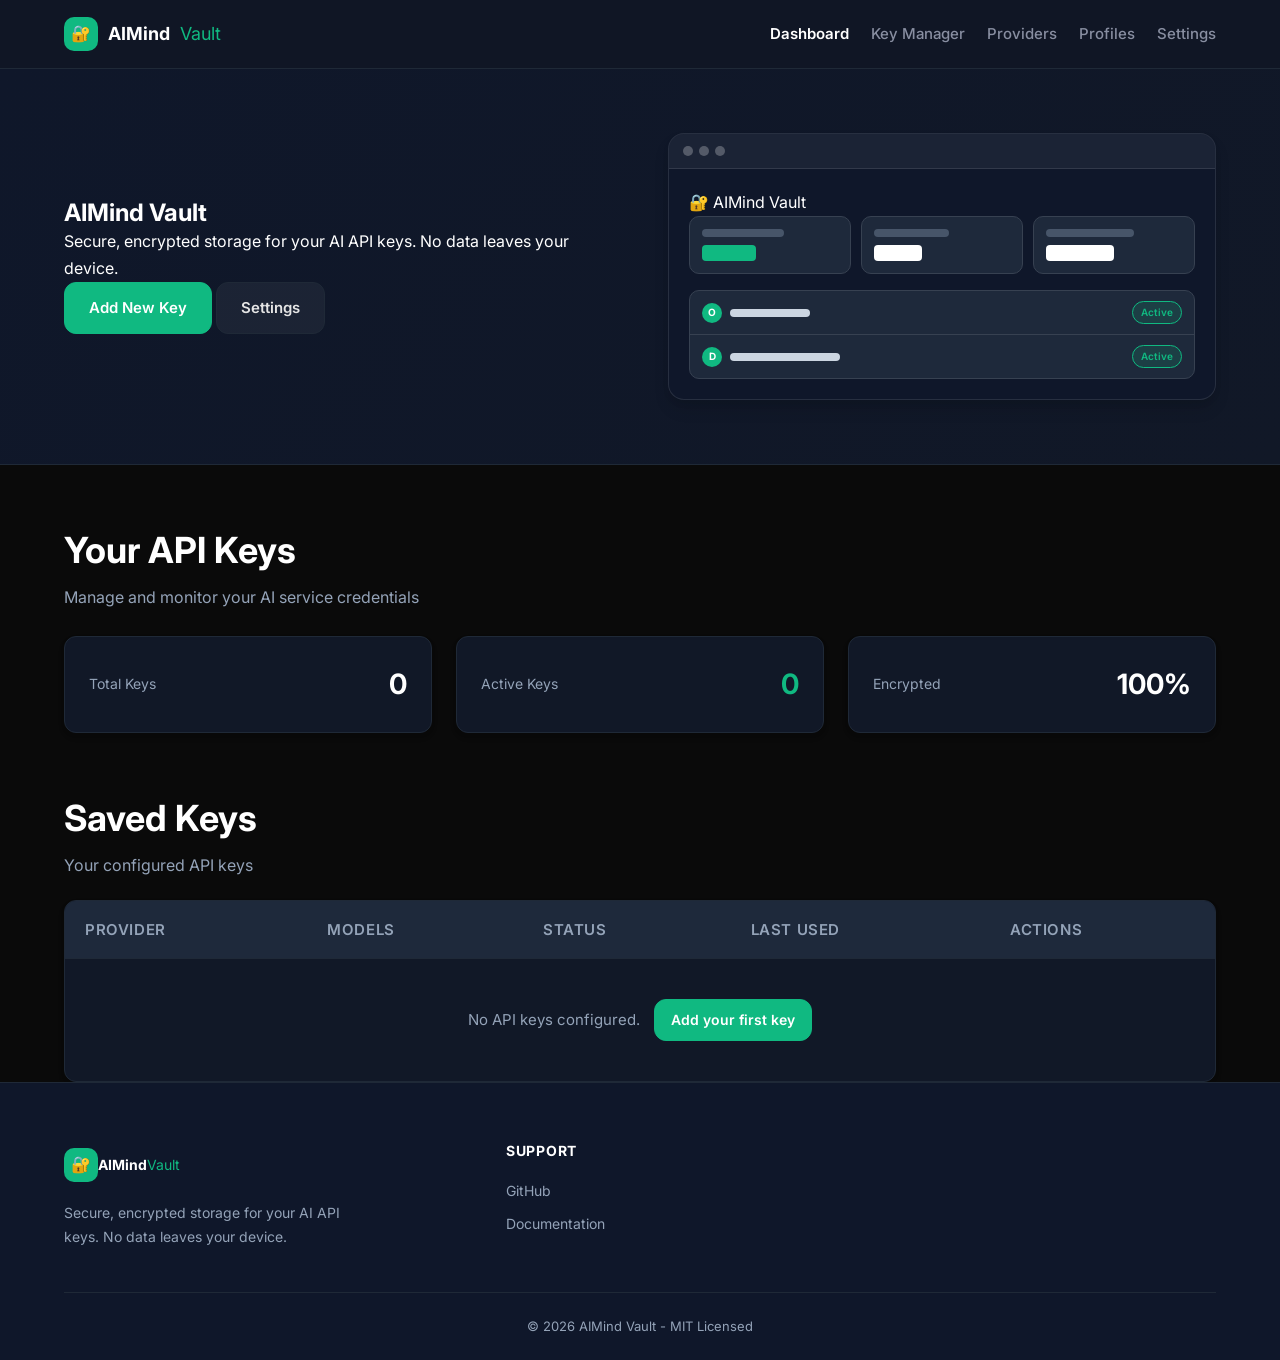
<file: index.html>
<!DOCTYPE html>
<html lang="en">
<head>
  <meta charset="UTF-8">
  <meta name="viewport" content="width=device-width, initial-scale=1.0">
  <title>AIMind Vault — AI API Key Manager</title>
  <meta name="description" content="Secure dashboard for managing your AI API keys across OpenAI, Anthropic, Google, DeepSeek and more.">
  <link rel="preconnect" href="https://fonts.googleapis.com">
  <link rel="preconnect" href="https://fonts.gstatic.com" crossorigin>
  <link href="https://fonts.googleapis.com/css2?family=Inter:wght@400;500;600;700;800&display=swap" rel="stylesheet">
  <link rel="stylesheet" href="assets/css/style.css">
  <link rel="icon" href="data:image/svg+xml,%3Csvg xmlns='http://www.w3.org/2000/svg' viewBox='0 0 100 100'%3E%3Ctext y='0.8em' font-size='90'%3E🔐%3C/text%3E%3C/svg%3E">
  <script type="application/ld+json">
  {"@context":"https://schema.org","@type":"WebApplication","name":"AIMind Vault","description":"Secure dashboard for managing your AI API keys","applicationCategory":"DeveloperApplication","operatingSystem":"Web","offers":{"@type":"Offer","price":"0","priceCurrency":"USD"}}
  </script>
</head>
<body>
  <header class="site-header">
    <div class="wrap header-inner">
      <a class="logo" href="index.html"><span class="logo-mark">🔐</span><span class="logo-text">AIMind</span><span class="logo-text2">Vault</span></a>
      <nav class="nav" aria-label="Main">
        <a href="index.html" class="active">Dashboard</a>
        <a href="key-manager.html">Key Manager</a>
        <a href="providers.html">Providers</a>
        <a href="profile.html">Profiles</a>
        <a href="settings.html">Settings</a>
      </nav>
      <button class="nav-toggle" aria-label="Menu" aria-expanded="false"><span></span><span></span><span></span></button>
    </div>
  </header>

  <main>
    <section class="t-hero" style="--acc:#10b981">
      <div class="wrap">
        <div class="t-hero-grid">
          <div class="t-hero-info">
            <h1>AIMind Vault</h1>
            <p class="t-hero-desc">Secure, encrypted storage for your AI API keys. No data leaves your device.</p>
            <div class="t-hero-actions">
              <a class="btn btn-primary" href="key-manager.html">Add New Key</a>
              <a class="btn btn-ghost" href="settings.html">Settings</a>
            </div>
          </div>
          <div class="t-hero-card">
            <div class="mock-browser"><span></span><span></span><span></span></div>
            <div class="mock-body" style="padding:20px">
              <div class="mock-brand">🔐 AIMind Vault</div>
              <div style="display:grid;grid-template-columns:repeat(3,1fr);gap:10px;margin-bottom:16px">
                <div style="background:#1e293b;border:1px solid #374151;border-radius:10px;padding:12px">
                  <div style="height:8px;width:60%;background:#475569;border-radius:4px;margin-bottom:8px"></div>
                  <div style="height:16px;width:40%;background:#10b981;border-radius:4px"></div>
                </div>
                <div style="background:#1e293b;border:1px solid #374151;border-radius:10px;padding:12px">
                  <div style="height:8px;width:55%;background:#475569;border-radius:4px;margin-bottom:8px"></div>
                  <div style="height:16px;width:35%;background:#fff;border-radius:4px"></div>
                </div>
                <div style="background:#1e293b;border:1px solid #374151;border-radius:10px;padding:12px">
                  <div style="height:8px;width:65%;background:#475569;border-radius:4px;margin-bottom:8px"></div>
                  <div style="height:16px;width:50%;background:#fff;border-radius:4px"></div>
                </div>
              </div>
              <div style="background:#1e293b;border:1px solid #374151;border-radius:10px;overflow:hidden">
                <div style="display:flex;align-items:center;gap:8px;padding:10px 12px;border-bottom:1px solid #374151">
                  <span style="width:20px;height:20px;border-radius:50%;background:#10b981;display:inline-grid;place-items:center;color:#fff;font-size:10px;font-weight:700">O</span>
                  <span style="height:8px;width:80px;background:#cbd5e1;border-radius:4px"></span>
                  <span style="margin-left:auto;background:rgba(16,185,129,.15);color:#10b981;border:1px solid #10b981;border-radius:999px;padding:2px 8px;font-size:10px;font-weight:600">Active</span>
                </div>
                <div style="display:flex;align-items:center;gap:8px;padding:10px 12px">
                  <span style="width:20px;height:20px;border-radius:50%;background:#10b981;display:inline-grid;place-items:center;color:#fff;font-size:10px;font-weight:700">D</span>
                  <span style="height:8px;width:110px;background:#cbd5e1;border-radius:4px"></span>
                  <span style="margin-left:auto;background:rgba(16,185,129,.15);color:#10b981;border:1px solid #10b981;border-radius:999px;padding:2px 8px;font-size:10px;font-weight:600">Active</span>
                </div>
              </div>
            </div>
          </div>
        </div>
      </div>
    </section>

    <section class="wrap">
      <div class="section-head"><h2>Your API Keys</h2><p>Manage and monitor your AI service credentials</p></div>
      <div class="kpi-grid">
        <div class="kpi-card">
          <div class="kpi-header">
            <span class="kpi-label">Total Keys</span>
            <span class="kpi-value" id="total-keys">3</span>
          </div>
        </div>
        <div class="kpi-card">
          <div class="kpi-header">
            <span class="kpi-label">Active Keys</span>
            <span class="kpi-value success">2</span>
          </div>
        </div>
        <div class="kpi-card">
          <div class="kpi-header">
            <span class="kpi-label">Encrypted</span>
            <span class="kpi-value">100%</span>
          </div>
        </div>
      </div>
    </section>

    <section class="wrap">
      <div class="section-head"><h2>Saved Keys</h2><p>Your configured API keys</p></div>
      <div class="table-scroll">
        <table class="key-table">
          <thead>
            <tr>
              <th>Provider</th>
              <th>Models</th>
              <th>Status</th>
              <th>Last Used</th>
              <th>Actions</th>
            </tr>
          </thead>
          <tbody id="keys-table-body">
            <tr>
              <td colspan="5" style="text-align:center;padding:40px;color:#94a3b8">
                Loading keys...
              </td>
            </tr>
          </tbody>
        </table>
      </div>
    </section>
  </main>

  <footer class="site-footer">
    <div class="wrap">
      <div class="footer-grid">
        <div class="footer-brand">
          <a class="logo" href="index.html"><span class="logo-mark">🔐</span><span class="logo-text">AIMind</span><span class="logo-text2">Vault</span></a>
          <p>Secure, encrypted storage for your AI API keys. No data leaves your device.</p>
        </div>
        <div>
          <h3>Support</h3>
          <a href="https://github.com/mohsen-niksirat/AIMind-Vault" target="_blank">GitHub</a>
          <a href="https://github.com/mohsen-niksirat/AIMind-Vault#readme">Documentation</a>
        </div>
      </div>
      <div class="footer-bottom">
        <p>© <span data-year></span> AIMind Vault - MIT Licensed</p>
      </div>
    </div>
  </footer>

  <script src="assets/js/vault.js"></script>
</body>
</html>
</file>
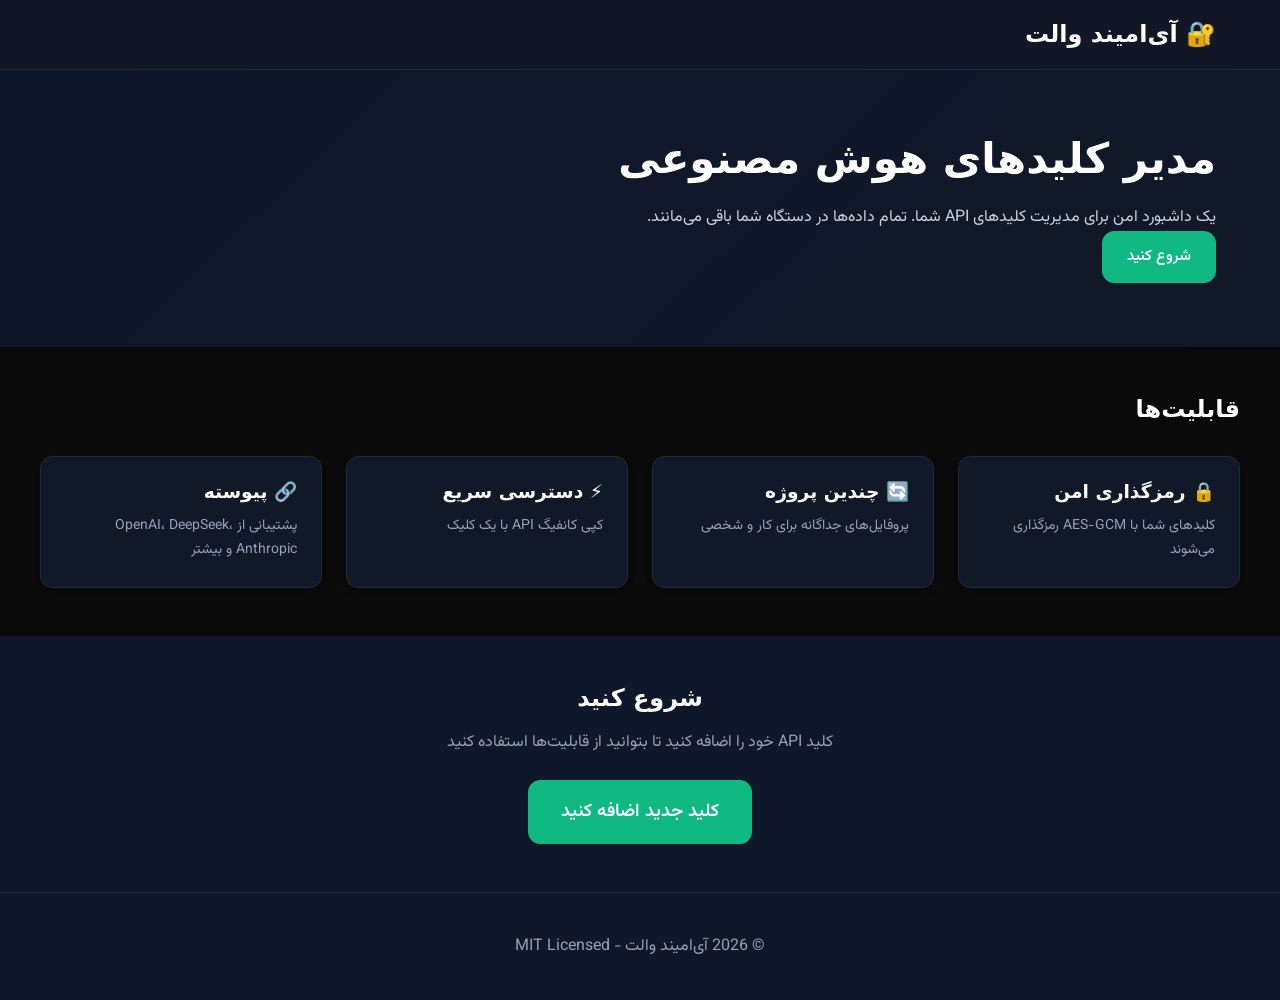
<file: fa.html>
<!DOCTYPE html>
<html lang="fa" dir="rtl">
<head>
  <meta charset="UTF-8">
  <meta name="viewport" content="width=device-width, initial-scale=1.0">
  <title>آی‌امیند والت</title>
  <meta name="description" content="مدیر کلیدهای هوش مصنوعی رایگان و امن">
  <link rel="preconnect" href="https://fonts.googleapis.com">
  <link rel="preconnect" href="https://fonts.gstatic.com" crossorigin>
  <link href="https://fonts.googleapis.com/css2?family=Vazirmatn:wght@400;500;600;700;800&display=swap" rel="stylesheet">
  <link rel="stylesheet" href="assets/css/style.css">
  <link rel="icon" href="data:image/svg+xml,%3Csvg xmlns='http://www.w3.org/2000/svg' viewBox='0 0 100 100'%3E%3Ctext y='0.8em' font-size='90'%3E🔐%3C/text%3E%3C/svg%3E">
  <style>
    :root{--bg:#0a0a0a;--surface:#111827;--ink:#e5e5e5;--muted:#888ea1;--line:#1f2937;--brand:#10b981;--brand-2:#059669;--brand-ink:#047857;--radius:12px;--shadow:0 4px 6px rgba(0,0,0,.1);--shadow-lg:0 10px 15px rgba(0,0,0,.1)}
    *{box-sizing:border-box;margin:0;padding:0}
    html{scroll-behavior:smooth;text-align:right}
    body{font-family:'Vazirmatn','IranSans','Tahoma',sans-serif;background:var(--bg);color:var(--ink);line-height:1.7}
    .wrap{max-width:1200px;margin:0 auto;padding:0 24px}
    .hero{background:linear-gradient(135deg,#0f172a,#111827);color:#fff;padding:64px 0;text-align:right}
    .hero h1{font-size:clamp(28px,4vw,42px);margin-bottom:20px}
    .hero p{color:#cdd4e1}
    .btn{display:inline-flex;align-items:center;gap:8px;font-weight:600;padding:12px 24px;border-radius:12px;border:1px solid transparent;cursor:pointer;transition:.22s}
    .btn-primary{background:var(--brand);color:#fff;border-color:var(--brand)}
    .features{display:grid;grid-template-columns:repeat(auto-fit,minmax(280px,1fr));gap:24px;margin-top:24px}
    .feature-card{background:var(--surface);border:1px solid var(--line);border-radius:12px;padding:24px;box-shadow:var(--shadow)}
    .feature-card h3{margin:0 0 12px;color:#fff}
    .feature-card p{color:#94a3b8;font-size:14px}
  </style>
</head>
<body>
  <header style="background:rgba(17,24,39,.95);padding:20px 0;border-bottom:1px solid var(--line)">
    <div class="wrap">
      <h1 style="margin:0;font-size:24px;font-weight:700;color:#fff">🔐 آی‌امیند والت</h1>
    </div>
  </header>

  <main>
    <section class="hero">
      <div class="wrap">
        <h1>مدیر کلیدهای هوش مصنوعی</h1>
        <p>یک داشبورد امن برای مدیریت کلیدهای API شما. تمام داده‌ها در دستگاه شما باقی می‌مانند.</p>
        <a href="index.html" class="btn btn-primary">شروع کنید</a>
      </div>
    </section>

    <section class="wrap" style="padding:48px 0">
      <h2 style="text-align:right;margin-bottom:32px;color:#fff">قابلیت‌ها</h2>
      <div class="features">
        <div class="feature-card">
          <h3>🔒 رمزگذاری امن</h3>
          <p>کلیدهای شما با AES-GCM رمزگذاری می‌شوند</p>
        </div>
        <div class="feature-card">
          <h3>🔄 چندین پروژه</h3>
          <p>پروفایل‌های جداگانه برای کار و شخصی</p>
        </div>
        <div class="feature-card">
          <h3>⚡ دسترسی سریع</h5>
          <p>کپی کانفیگ API با یک کلیک</p>
        </div>
        <div class="feature-card">
          <h3>🔗 پیوسته</h3>
          <p>پشتیبانی از OpenAI، DeepSeek، Anthropic و بیشتر</p>
        </div>
      </div>
    </section>

    <section style="background:#0f172a;color:#fff;padding:48px 0;text-align:center">
      <div class="wrap">
        <h2 style="margin-bottom:16px">شروع کنید</h2>
        <p style="color:#94a3b8;margin-bottom:24px">کلید API خود را اضافه کنید تا بتوانید از قابلیت‌ها استفاده کنید</p>
        <a href="key-manager.html" class="btn btn-primary" style="font-size:18px;padding:16px 32px">کلید جدید اضافه کنید</a>
      </div>
    </section>
  </main>

  <footer style="background:#0f172a;color:#94a3b8;padding:40px 0;border-top:1px solid var(--line);text-align:center">
    <div class="wrap">
      <p>© <span data-year></span> آی‌امیند والت - MIT Licensed</p>
    </div>
  </footer>

  <script src="assets/js/vault.js"></script>
</body>
</html>
</file>
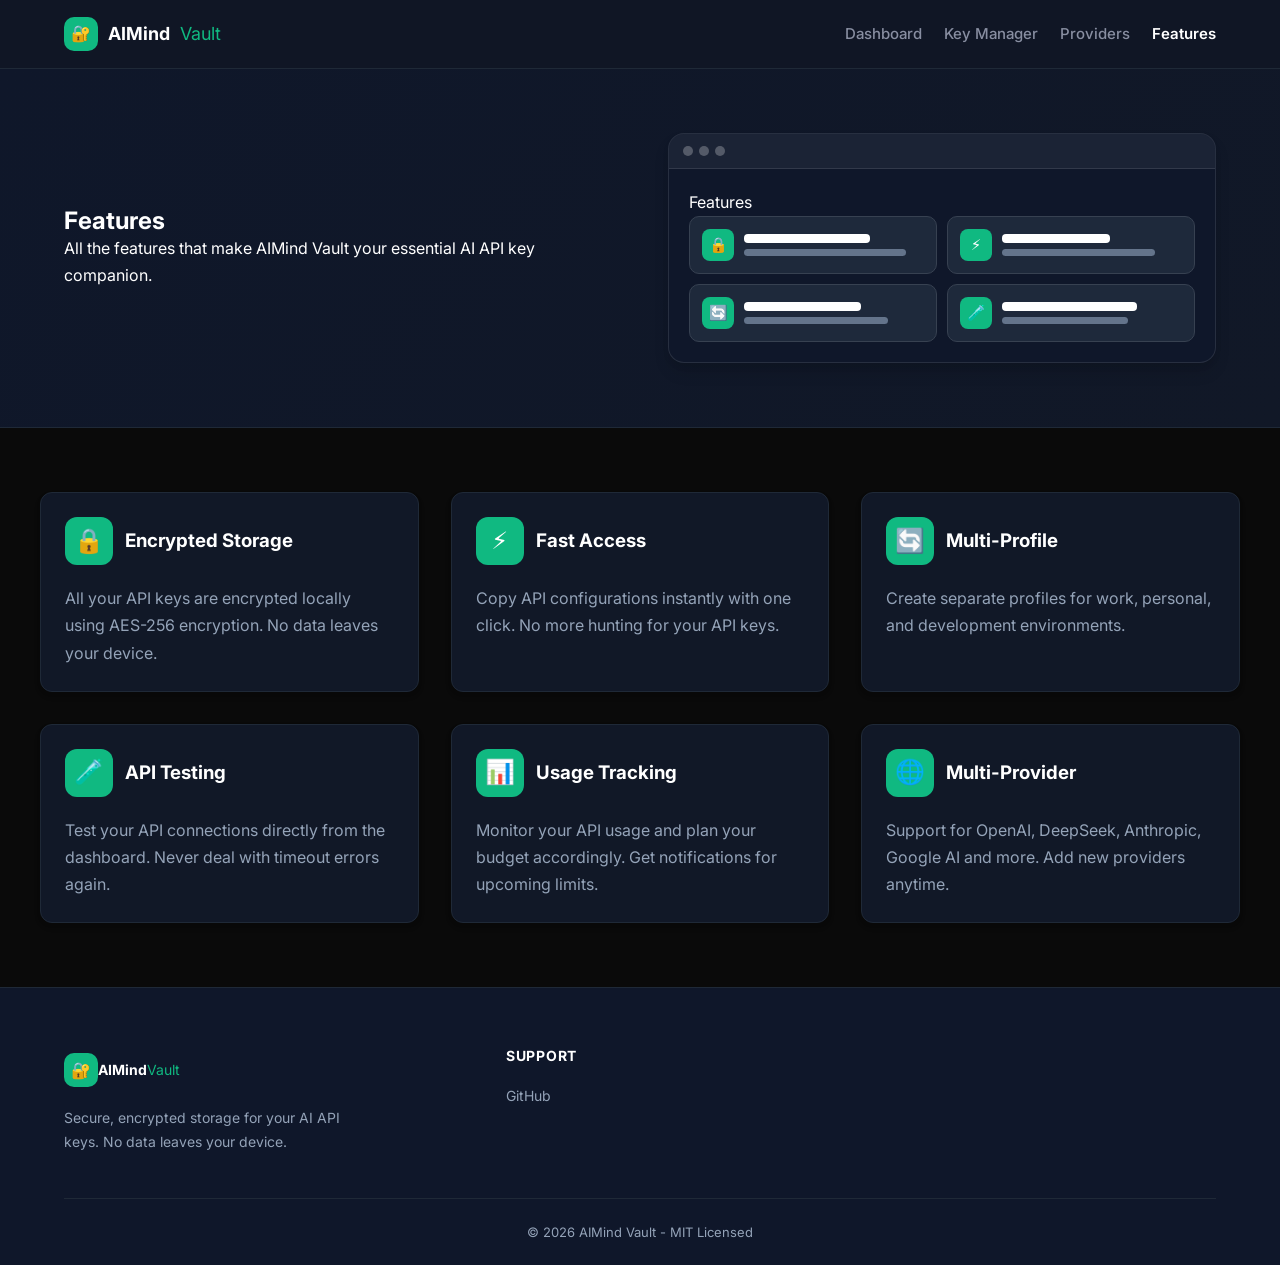
<file: features.html>
<!DOCTYPE html>
<html lang="en">
<head>
  <meta charset="UTF-8">
  <meta name="viewport" content="width=device-width, initial-scale=1.0">
  <title>Features - AIMind Vault</title>
  <meta name="description" content="Discover the features of AIMind Vault">
  <link rel="preconnect" href="https://fonts.googleapis.com">
  <link rel="preconnect" href="https://fonts.gstatic.com" crossorigin>
  <link href="https://fonts.googleapis.com/css2?family=Inter:wght@400;500;600;700;800&display=swap" rel="stylesheet">
  <link rel="stylesheet" href="assets/css/style.css">
  <link rel="icon" href="data:image/svg+xml,%3Csvg xmlns='http://www.w3.org/2000/svg' viewBox='0 0 100 100'%3E%3Ctext y='0.8em' font-size='90'%3E🔐%3C/text%3E%3C/svg%3E">
</head>
<body>
  <header class="site-header">
    <div class="wrap header-inner">
      <a class="logo" href="index.html"><span class="logo-mark">🔐</span><span class="logo-text">AIMind</span><span class="logo-text2">Vault</span></a>
      <nav class="nav" aria-label="Main">
        <a href="index.html">Dashboard</a>
        <a href="key-manager.html">Key Manager</a>
        <a href="providers.html">Providers</a>
        <a href="features.html" class="active">Features</a>
      </nav>
      <button class="nav-toggle" aria-label="Menu" aria-expanded="false"><span></span><span></span><span></span></button>
    </div>
  </header>

  <main>
    <section class="t-hero" style="--acc:#10b981">
      <div class="wrap">
        <div class="t-hero-grid">
          <div class="t-hero-info">
            <h1>Features</h1>
            <p class="t-hero-desc">All the features that make AIMind Vault your essential AI API key companion.</p>
          </div>
          <div class="t-hero-card">
            <div class="mock-browser"><span></span><span></span><span></span></div>
            <div class="mock-body" style="padding:20px">
              <div class="mock-brand">Features</div>
              <div style="display:grid;grid-template-columns:repeat(2,1fr);gap:10px">
                <div style="display:flex;align-items:center;gap:10px;background:#1e293b;border:1px solid #374151;border-radius:10px;padding:12px">
                  <span style="width:32px;height:32px;border-radius:8px;background:#10b981;display:inline-grid;place-items:center;font-size:15px">🔒</span>
                  <div style="flex:1"><div style="height:9px;width:70%;background:#fff;border-radius:4px;margin-bottom:6px"></div><div style="height:7px;width:90%;background:#64748b;border-radius:4px"></div></div>
                </div>
                <div style="display:flex;align-items:center;gap:10px;background:#1e293b;border:1px solid #374151;border-radius:10px;padding:12px">
                  <span style="width:32px;height:32px;border-radius:8px;background:#10b981;display:inline-grid;place-items:center;font-size:15px">⚡</span>
                  <div style="flex:1"><div style="height:9px;width:60%;background:#fff;border-radius:4px;margin-bottom:6px"></div><div style="height:7px;width:85%;background:#64748b;border-radius:4px"></div></div>
                </div>
                <div style="display:flex;align-items:center;gap:10px;background:#1e293b;border:1px solid #374151;border-radius:10px;padding:12px">
                  <span style="width:32px;height:32px;border-radius:8px;background:#10b981;display:inline-grid;place-items:center;font-size:15px">🔄</span>
                  <div style="flex:1"><div style="height:9px;width:65%;background:#fff;border-radius:4px;margin-bottom:6px"></div><div style="height:7px;width:80%;background:#64748b;border-radius:4px"></div></div>
                </div>
                <div style="display:flex;align-items:center;gap:10px;background:#1e293b;border:1px solid #374151;border-radius:10px;padding:12px">
                  <span style="width:32px;height:32px;border-radius:8px;background:#10b981;display:inline-grid;place-items:center;font-size:15px">🧪</span>
                  <div style="flex:1"><div style="height:9px;width:75%;background:#fff;border-radius:4px;margin-bottom:6px"></div><div style="height:7px;width:70%;background:#64748b;border-radius:4px"></div></div>
                </div>
              </div>
            </div>
          </div>
        </div>
      </div>
    </section>

    <section class="wrap" style="padding:64px 0">
      <div style="display:grid;grid-template-columns:repeat(auto-fit,minmax(300px,1fr));gap:32px">
        
        <div style="background:var(--surface);border:1px solid var(--line);border-radius:12px;padding:24px;box-shadow:var(--shadow)">
          <div style="display:flex;align-items:center;gap:12px;margin-bottom:20px">
            <div style="width:48px;height:48px;border-radius:12px;background:var(--brand);display:flex;align-items:center;justify-content:center;color:#fff;font-size:24px;">🔒</div>
            <h3 style="margin:0;color:#fff">Encrypted Storage</h3>
          </div>
          <p style="color:#94a3b8">All your API keys are encrypted locally using AES-256 encryption. No data leaves your device.</p>
        </div>

        <div style="background:var(--surface);border:1px solid var(--line);border-radius:12px;padding:24px;box-shadow:var(--shadow)">
          <div style="display:flex;align-items:center;gap:12px;margin-bottom:20px">
            <div style="width:48px;height:48px;border-radius:12px;background:var(--brand);display:flex;align-items:center;justify-content:center;color:#fff;font-size:24px;">⚡</div>
            <h3 style="margin:0;color:#fff">Fast Access</h3>
          </div>
          <p style="color:#94a3b8">Copy API configurations instantly with one click. No more hunting for your API keys.</p>
        </div>

        <div style="background:var(--surface);border:1px solid var(--line);border-radius:12px;padding:24px;box-shadow:var(--shadow)">
          <div style="display:flex;align-items:center;gap:12px;margin-bottom:20px">
            <div style="width:48px;height:48px;border-radius:12px;background:var(--brand);display:flex;align-items:center;justify-content:center;color:#fff;font-size:24px;">🔄</div>
            <h3 style="margin:0;color:#fff">Multi-Profile</h3>
          </div>
          <p style="color:#94a3b8">Create separate profiles for work, personal, and development environments.</p>
        </div>

        <div style="background:var(--surface);border:1px solid var(--line);border-radius:12px;padding:24px;box-shadow:var(--shadow)">
          <div style="display:flex;align-items:center;gap:12px;margin-bottom:20px">
            <div style="width:48px;height:48px;border-radius:12px;background:var(--brand);display:flex;align-items:center;justify-content:center;color:#fff;font-size:24px;">🧪</div>
            <h3 style="margin:0;color:#fff">API Testing</h3>
          </div>
          <p style="color:#94a3b8">Test your API connections directly from the dashboard. Never deal with timeout errors again.</p>
        </div>

        <div style="background:var(--surface);border:1px solid var(--line);border-radius:12px;padding:24px;box-shadow:var(--shadow)">
          <div style="display:flex;align-items:center;gap:12px;margin-bottom:20px">
            <div style="width:48px;height:48px;border-radius:12px;background:var(--brand);display:flex;align-items:center;justify-content:center;color:#fff;font-size:24px;">📊</div>
            <h3 style="margin:0;color:#fff">Usage Tracking</h3>
          </div>
          <p style="color:#94a3b8">Monitor your API usage and plan your budget accordingly. Get notifications for upcoming limits.</p>
        </div>

        <div style="background:var(--surface);border:1px solid var(--line);border-radius:12px;padding:24px;box-shadow:var(--shadow)">
          <div style="display:flex;align-items:center;gap:12px;margin-bottom:20px">
            <div style="width:48px;height:48px;border-radius:12px;background:var(--brand);display:flex;align-items:center;justify-content:center;color:#fff;font-size:24px;">🌐</div>
            <h3 style="margin:0;color:#fff">Multi-Provider</h3>
          </div>
          <p style="color:#94a3b8">Support for OpenAI, DeepSeek, Anthropic, Google AI and more. Add new providers anytime.</p>
        </div>

      </div>
    </section>
  </main>

  <footer class="site-footer">
    <div class="wrap">
      <div class="footer-grid">
        <div class="footer-brand">
          <a class="logo" href="index.html"><span class="logo-mark">🔐</span><span class="logo-text">AIMind</span><span class="logo-text2">Vault</span></a>
          <p>Secure, encrypted storage for your AI API keys. No data leaves your device.</p>
        </div>
        <div>
          <h3>Support</h3>
          <a href="https://github.com/mohsen-niksirat/AIMind-Vault" target="_blank">GitHub</a>
        </div>
      </div>
      <div class="footer-bottom">
        <p>© <span data-year></span> AIMind Vault - MIT Licensed</p>
      </div>
    </div>
  </footer>

  <script src="assets/js/vault.js"></script>
</body>
</html>
</file>
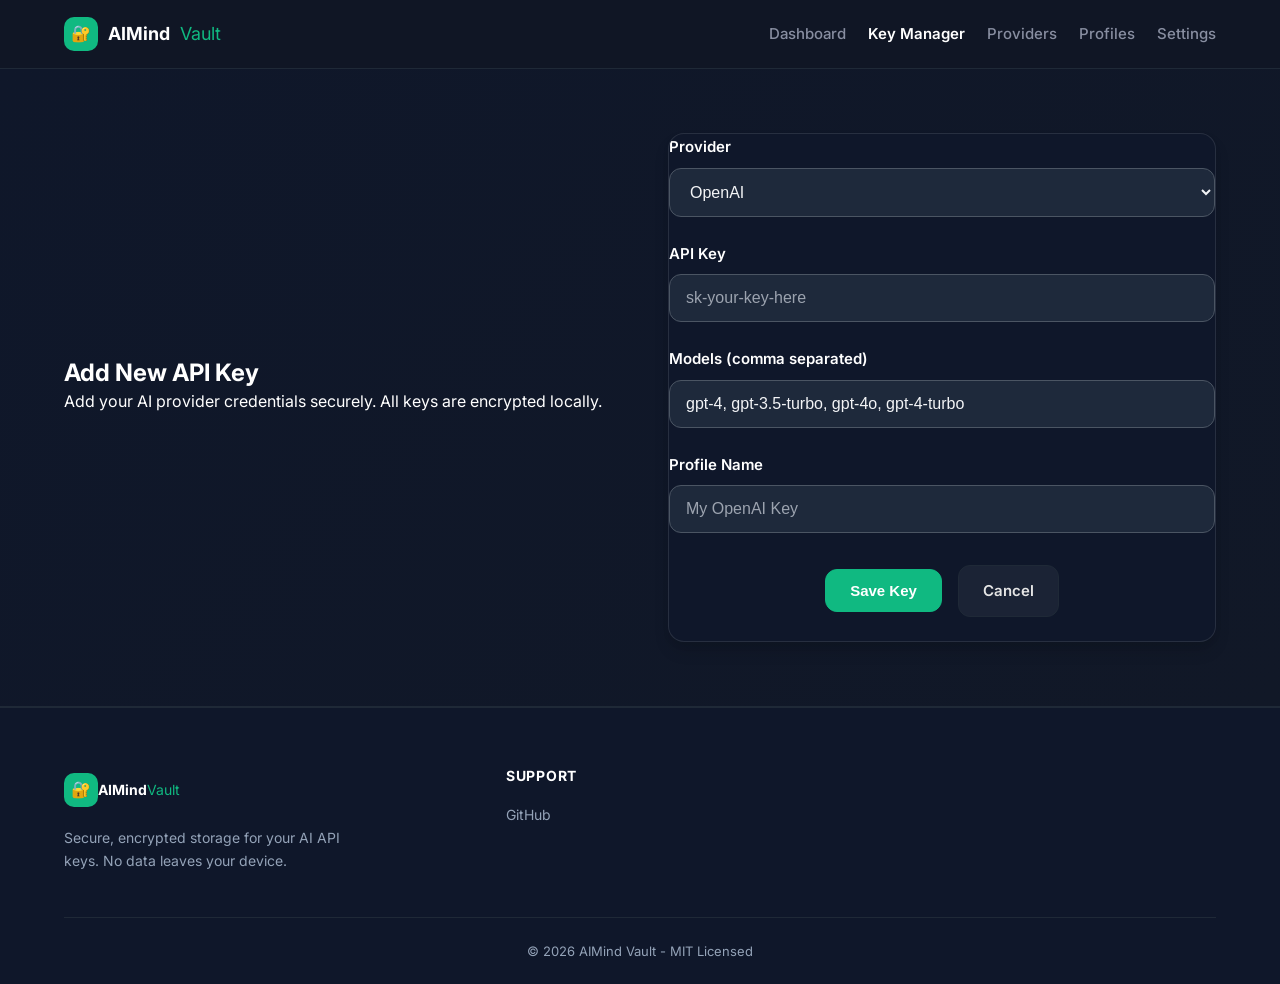
<file: key-manager.html>
<!DOCTYPE html>
<html lang="en">
<head>
  <meta charset="UTF-8">
  <meta name="viewport" content="width=device-width, initial-scale=1.0">
  <title>Add API Key - AIMind Vault</title>
  <meta name="description" content="Add and manage your AI API keys securely">
  <link rel="preconnect" href="https://fonts.googleapis.com">
  <link rel="preconnect" href="https://fonts.gstatic.com" crossorigin>
  <link href="https://fonts.googleapis.com/css2?family=Inter:wght@400;500;600;700;800&display=swap" rel="stylesheet">
  <link rel="stylesheet" href="assets/css/style.css">
  <link rel="icon" href="data:image/svg+xml,%3Csvg xmlns='http://www.w3.org/2000/svg' viewBox='0 0 100 100'%3E%3Ctext y='0.8em' font-size='90'%3E🔐%3C/text%3E%3C/svg%3E">
</head>
<body>
  <header class="site-header">
    <div class="wrap header-inner">
      <a class="logo" href="index.html"><span class="logo-mark">🔐</span><span class="logo-text">AIMind</span><span class="logo-text2">Vault</span></a>
      <nav class="nav" aria-label="Main">
        <a href="index.html">Dashboard</a>
        <a href="key-manager.html" class="active">Key Manager</a>
        <a href="providers.html">Providers</a>
        <a href="profile.html">Profiles</a>
        <a href="settings.html">Settings</a>
      </nav>
      <button class="nav-toggle" aria-label="Menu" aria-expanded="false"><span></span><span></span><span></span></button>
    </div>
  </header>

  <main>
    <section class="t-hero" style="--acc:#10b981">
      <div class="wrap">
        <div class="t-hero-grid">
          <div class="t-hero-info">
            <h1>Add New API Key</h1>
            <p class="t-hero-desc">Add your AI provider credentials securely. All keys are encrypted locally.</p>
          </div>
          <div class="t-hero-card">
            <form id="key-form" class="form-section">
              <div class="form-group">
                <label for="provider">Provider</label>
                <select id="provider" name="provider"></select>
              </div>

              <div class="form-group">
                <label for="api-key">API Key</label>
                <input type="password" id="api-key" name="apiKey" placeholder="sk-your-key-here" required>
              </div>

              <div class="form-group">
                <label for="models">Models (comma separated)</label>
                <input type="text" id="models" name="models" placeholder="gpt-4, gpt-3.5-turbo" required>
              </div>

              <div class="form-group">
                <label for="name">Profile Name</label>
                <input type="text" id="name" name="name" placeholder="My OpenAI Key">
              </div>

              <div class="form-group" style="margin-top:32px;text-align:center">
                <button type="submit" class="btn btn-primary">Save Key</button>
                <a href="index.html" class="btn btn-ghost" style="margin-left:12px">Cancel</a>
              </div>
            </form>
          </div>
        </div>
      </div>
    </section>
  </main>

  <footer class="site-footer">
    <div class="wrap">
      <div class="footer-grid">
        <div class="footer-brand">
          <a class="logo" href="index.html"><span class="logo-mark">🔐</span><span class="logo-text">AIMind</span><span class="logo-text2">Vault</span></a>
          <p>Secure, encrypted storage for your AI API keys. No data leaves your device.</p>
        </div>
        <div>
          <h3>Support</h3>
          <a href="https://github.com/mohsen-niksirat/AIMind-Vault" target="_blank">GitHub</a>
        </div>
      </div>
      <div class="footer-bottom">
        <p>© <span data-year></span> AIMind Vault - MIT Licensed</p>
      </div>
    </div>
  </footer>

  <script src="assets/js/vault.js"></script>
  <script>
    document.addEventListener('DOMContentLoaded', () => {
      const providerSelect = document.getElementById('provider');
      const modelsInput = document.getElementById('models');
      const apiKeyInput = document.getElementById('api-key');

      function loadProvidersIntoForm() {
        const options = vault.getProviderOptionsForForm();
        providerSelect.innerHTML = options.map(o =>
          `<option value="${o.id}" data-type="${o.type}">${o.name}</option>`
        ).join('');

        const first = options[0];
        if (first) {
          modelsInput.value = first.models.join(', ');
          apiKeyInput.required = first.type !== 'free';
        }
      }

      providerSelect.addEventListener('change', () => {
        const opt = providerSelect.options[providerSelect.selectedIndex];
        const provider = vault.getProviderConfig(opt.value);
        modelsInput.value = (provider.models || []).join(', ');
        apiKeyInput.required = opt.dataset.type !== 'free';
        apiKeyInput.placeholder = opt.dataset.type === 'free'
          ? 'No key required — leave empty'
          : 'sk-your-key-here';
      });

      loadProvidersIntoForm();

      // Preselect provider from URL (?provider=openai)
      const params = new URLSearchParams(window.location.search);
      if (params.get('provider')) {
        providerSelect.value = params.get('provider');
        providerSelect.dispatchEvent(new Event('change'));
      }

      document.getElementById('key-form').addEventListener('submit', function(e) {
        e.preventDefault();
        const data = new FormData(this);
        const selected = providerSelect.options[providerSelect.selectedIndex];
        vault.addKey({
          providerId: data.get('provider'),
          apiKey: data.get('apiKey'),
          models: data.get('models'),
          name: data.get('name') || `${selected.textContent} Key`
        });
      });
    });
  </script>
</body>
</html>
</file>
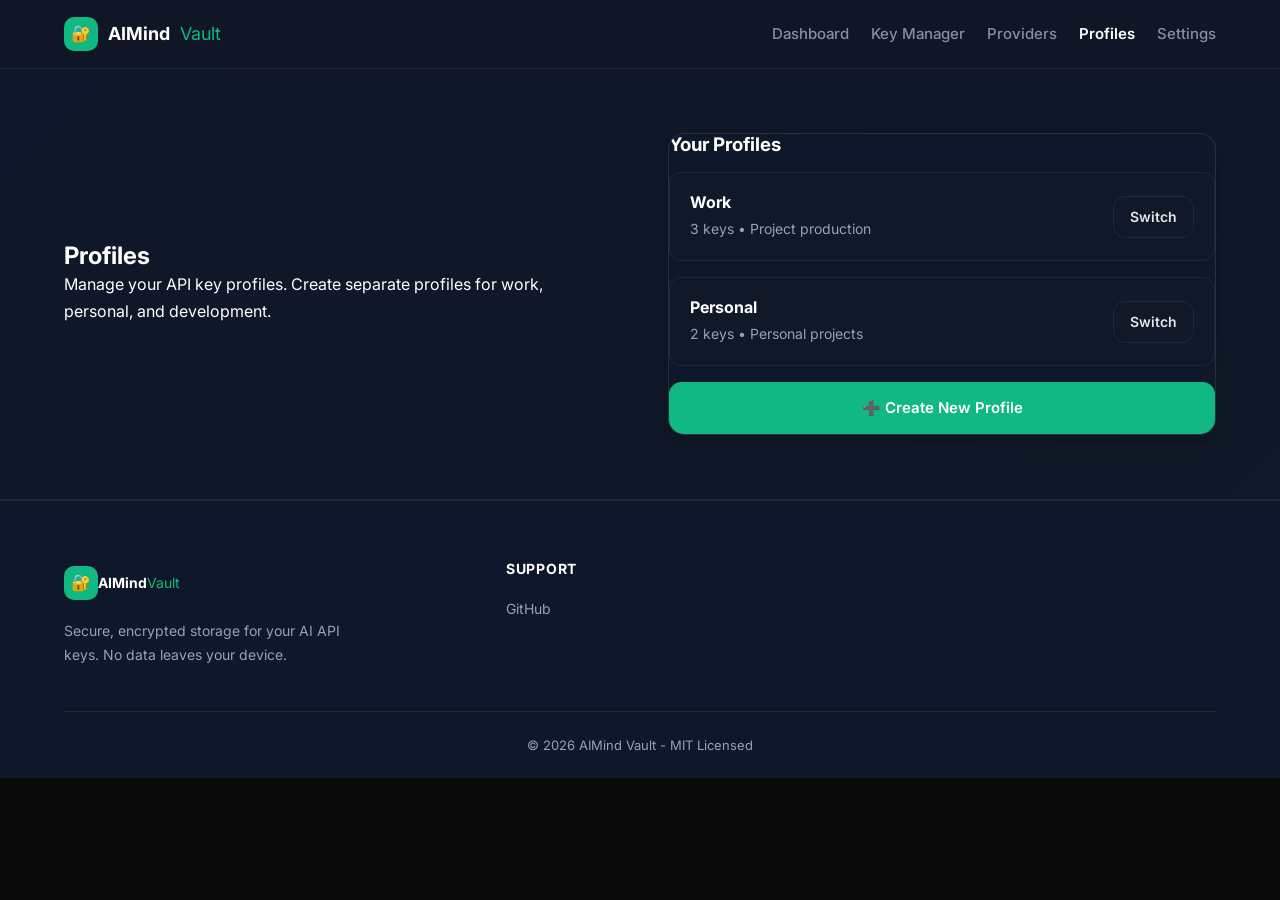
<file: profile.html>
<!DOCTYPE html>
<html lang="en">
<head>
  <meta charset="UTF-8">
  <meta name="viewport" content="width=device-width, initial-scale=1.0">
  <title>Profiles - AIMind Vault</title>
  <meta name="description" content="Manage your API key profiles">
  <link rel="preconnect" href="https://fonts.googleapis.com">
  <link rel="preconnect" href="https://fonts.gstatic.com" crossorigin>
  <link href="https://fonts.googleapis.com/css2?family=Inter:wght@400;500;600;700;800&display=swap" rel="stylesheet">
  <link rel="stylesheet" href="assets/css/style.css">
  <link rel="icon" href="data:image/svg+xml,%3Csvg xmlns='http://www.w3.org/2000/svg' viewBox='0 0 100 100'%3E%3Ctext y='0.8em' font-size='90'%3E🔐%3C/text%3E%3C/svg%3E">
</head>
<body>
  <header class="site-header">
    <div class="wrap header-inner">
      <a class="logo" href="index.html"><span class="logo-mark">🔐</span><span class="logo-text">AIMind</span><span class="logo-text2">Vault</span></a>
      <nav class="nav" aria-label="Main">
        <a href="index.html">Dashboard</a>
        <a href="key-manager.html">Key Manager</a>
        <a href="providers.html">Providers</a>
        <a href="profile.html" class="active">Profiles</a>
        <a href="settings.html">Settings</a>
      </nav>
      <button class="nav-toggle" aria-label="Menu" aria-expanded="false"><span></span><span></span><span></span></button>
    </div>
  </header>

  <main>
    <section class="t-hero" style="--acc:#10b981">
      <div class="wrap">
        <div class="t-hero-grid">
          <div class="t-hero-info">
            <h1>Profiles</h1>
            <p class="t-hero-desc">Manage your API key profiles. Create separate profiles for work, personal, and development.</p>
          </div>
          <div class="t-hero-card">
            <div class="form-section">
              <h3 style="margin-bottom:16px;color:#fff">Your Profiles</h3>

              <div class="prof-card" style="background:var(--surface);border:1px solid var(--line);border-radius:12px;padding:20px;margin-bottom:16px">
                <div style="display:flex;justify-content:space-between;align-items:center;flex-wrap:wrap;gap:12px">
                  <div>
                    <h4 style="margin:0;color:#fff">Work</h4>
                    <p style="color:#94a3b8;font-size:14px;margin:4px 0 0">3 keys • Project production</p>
                  </div>
                  <div style="display:flex;gap:8px">
                    <a href="#" class="btn btn-sm btn-outline">Switch</a>
                  </div>
                </div>
              </div>

              <div class="prof-card" style="background:var(--surface);border:1px solid var(--line);border-radius:12px;padding:20px;margin-bottom:16px">
                <div style="display:flex;justify-content:space-between;align-items:center;flex-wrap:wrap;gap:12px">
                  <div>
                    <h4 style="margin:0;color:#fff">Personal</h4>
                    <p style="color:#94a3b8;font-size:14px;margin:4px 0 0">2 keys • Personal projects</p>
                  </div>
                  <div style="display:flex;gap:8px">
                    <a href="#" class="btn btn-sm btn-outline">Switch</a>
                  </div>
                </div>
              </div>

              <a href="key-manager.html" class="btn btn-primary" style="width:100%;justify-content:center;display:flex;gap:8px">➕ Create New Profile</a>
            </div>
          </div>
        </div>
      </div>
    </section>
  </main>

  <footer class="site-footer">
    <div class="wrap">
      <div class="footer-grid">
        <div class="footer-brand">
          <a class="logo" href="index.html"><span class="logo-mark">🔐</span><span class="logo-text">AIMind</span><span class="logo-text2">Vault</span></a>
          <p>Secure, encrypted storage for your AI API keys. No data leaves your device.</p>
        </div>
        <div>
          <h3>Support</h3>
          <a href="https://github.com/mohsen-niksirat/AIMind-Vault" target="_blank">GitHub</a>
        </div>
      </div>
      <div class="footer-bottom">
        <p>© <span data-year></span> AIMind Vault - MIT Licensed</p>
      </div>
    </div>
  </footer>

  <script src="assets/js/vault.js"></script>
</body>
</html>
</file>
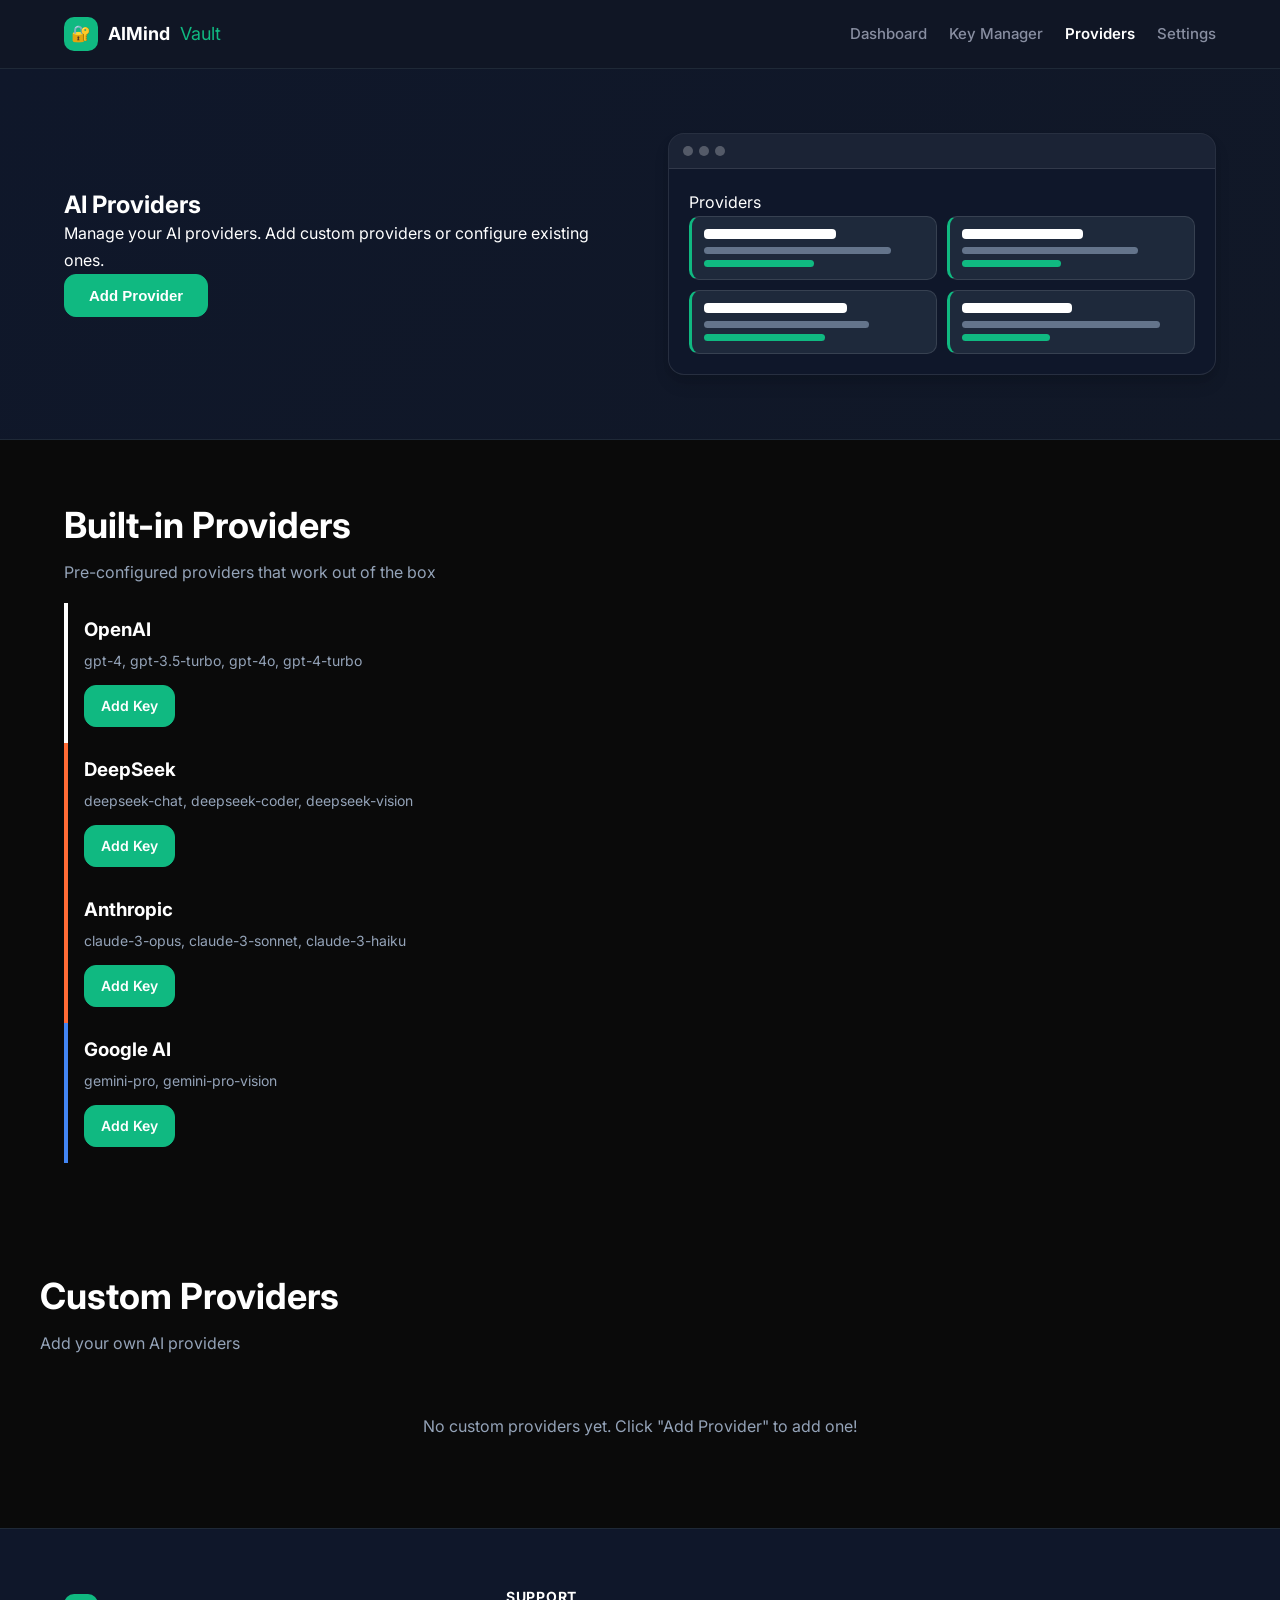
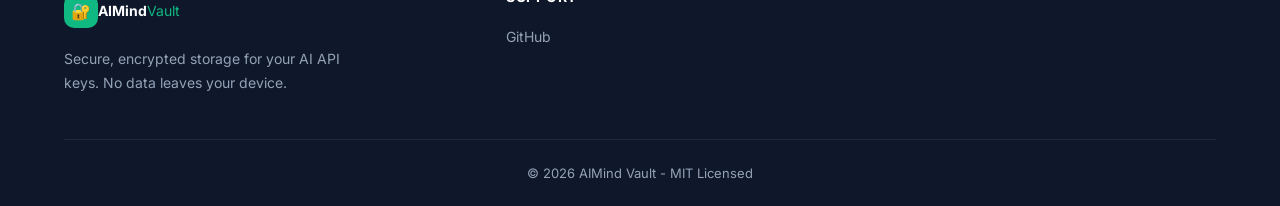
<file: providers.html>
<!DOCTYPE html>
<html lang="en">
<head>
  <meta charset="UTF-8">
  <meta name="viewport" content="width=device-width, initial-scale=1.0">
  <title>Providers - AIMind Vault</title>
  <meta name="description" content="Manage your AI providers - built-in and custom">
  <link rel="preconnect" href="https://fonts.googleapis.com">
  <link rel="preconnect" href="https://fonts.gstatic.com" crossorigin>
  <link href="https://fonts.googleapis.com/css2?family=Inter:wght@400;500;600;700;800&display=swap" rel="stylesheet">
  <link rel="stylesheet" href="assets/css/style.css">
  <link rel="icon" href="data:image/svg+xml,%3Csvg xmlns='http://www.w3.org/2000/svg' viewBox='0 0 100 100'%3E%3Ctext y='0.8em' font-size='90'%3E🔐%3C/text%3E%3C/svg%3E">
</head>
<body>
  <header class="site-header">
    <div class="wrap header-inner">
      <a class="logo" href="index.html"><span class="logo-mark">🔐</span><span class="logo-text">AIMind</span><span class="logo-text2">Vault</span></a>
      <nav class="nav" aria-label="Main">
        <a href="index.html">Dashboard</a>
        <a href="key-manager.html">Key Manager</a>
        <a href="providers.html" class="active">Providers</a>
        <a href="settings.html">Settings</a>
      </nav>
      <button class="nav-toggle" aria-label="Menu" aria-expanded="false"><span></span><span></span><span></span></button>
    </div>
  </header>

  <main>
    <section class="t-hero" style="--acc:#10b981">
      <div class="wrap">
        <div class="t-hero-grid">
          <div class="t-hero-info">
            <h1>AI Providers</h1>
            <p class="t-hero-desc">Manage your AI providers. Add custom providers or configure existing ones.</p>
            <div class="t-hero-actions">
              <button onclick="openAddProviderModal()" class="btn btn-primary">Add Provider</button>
            </div>
          </div>
          <div class="t-hero-card">
            <div class="mock-browser"><span></span><span></span><span></span></div>
            <div class="mock-body" style="padding:20px">
              <div class="mock-brand">Providers</div>
              <div style="display:grid;grid-template-columns:repeat(2,1fr);gap:10px">
                <div style="background:#1e293b;border:1px solid #374151;border-left:3px solid #10b981;border-radius:10px;padding:12px">
                  <div style="height:10px;width:60%;background:#fff;border-radius:4px;margin-bottom:8px"></div>
                  <div style="height:7px;width:85%;background:#64748b;border-radius:4px;margin-bottom:6px"></div>
                  <div style="height:7px;width:50%;background:#10b981;border-radius:4px"></div>
                </div>
                <div style="background:#1e293b;border:1px solid #374151;border-left:3px solid #10b981;border-radius:10px;padding:12px">
                  <div style="height:10px;width:55%;background:#fff;border-radius:4px;margin-bottom:8px"></div>
                  <div style="height:7px;width:80%;background:#64748b;border-radius:4px;margin-bottom:6px"></div>
                  <div style="height:7px;width:45%;background:#10b981;border-radius:4px"></div>
                </div>
                <div style="background:#1e293b;border:1px solid #374151;border-left:3px solid #10b981;border-radius:10px;padding:12px">
                  <div style="height:10px;width:65%;background:#fff;border-radius:4px;margin-bottom:8px"></div>
                  <div style="height:7px;width:75%;background:#64748b;border-radius:4px;margin-bottom:6px"></div>
                  <div style="height:7px;width:55%;background:#10b981;border-radius:4px"></div>
                </div>
                <div style="background:#1e293b;border:1px solid #374151;border-left:3px solid #10b981;border-radius:10px;padding:12px">
                  <div style="height:10px;width:50%;background:#fff;border-radius:4px;margin-bottom:8px"></div>
                  <div style="height:7px;width:90%;background:#64748b;border-radius:4px;margin-bottom:6px"></div>
                  <div style="height:7px;width:40%;background:#10b981;border-radius:4px"></div>
                </div>
              </div>
            </div>
          </div>
        </div>
      </div>
    </section>

    <section class="wrap">
      <div class="section-head"><h2>Built-in Providers</h2><p>Pre-configured providers that work out of the box</p></div>
      <div class="t-grid">
        <div class="t-card" style="border-left: 4px solid #fff;">
          <div style="padding: 16px">
            <h3 style="margin:0 0 8px;color:#fff">OpenAI</h3>
            <p style="color:#94a3b8;font-size:14px;margin:0 0 12px">gpt-4, gpt-3.5-turbo, gpt-4o, gpt-4-turbo</p>
            <a href="key-manager.html?provider=openai" class="btn btn-sm btn-primary">Add Key</a>
          </div>
        </div>
        <div class="t-card" style="border-left: 4px solid #ff6b35;">
          <div style="padding: 16px">
            <h3 style="margin:0 0 8px;color:#fff">DeepSeek</h3>
            <p style="color:#94a3b8;font-size:14px;margin:0 0 12px">deepseek-chat, deepseek-coder, deepseek-vision</p>
            <a href="key-manager.html?provider=deepseek" class="btn btn-sm btn-primary">Add Key</a>
          </div>
        </div>
        <div class="t-card" style="border-left: 4px solid #ff6b35;">
          <div style="padding: 16px">
            <h3 style="margin:0 0 8px;color:#fff">Anthropic</h3>
            <p style="color:#94a3b8;font-size:14px;margin:0 0 12px">claude-3-opus, claude-3-sonnet, claude-3-haiku</p>
            <a href="key-manager.html?provider=anthropic" class="btn btn-sm btn-primary">Add Key</a>
          </div>
        </div>
        <div class="t-card" style="border-left: 4px solid #4285f4;">
          <div style="padding: 16px">
            <h3 style="margin:0 0 8px;color:#fff">Google AI</h3>
            <p style="color:#94a3b8;font-size:14px;margin:0 0 12px">gemini-pro, gemini-pro-vision</p>
            <a href="key-manager.html?provider=google" class="btn btn-sm btn-primary">Add Key</a>
          </div>
        </div>
      </div>
    </section>

    <section class="wrap" style="padding:48px 0">
      <div class="section-head"><h2>Custom Providers</h2><p>Add your own AI providers</p></div>
      
      <div id="custom-providers-list">
        <div style="text-align:center;padding:40px;color:#94a3b8">
          No custom providers yet. Click "Add Provider" to add one!
        </div>
      </div>
    </section>
  </main>

  <!-- Add Provider Modal -->
  <div id="add-provider-modal" style="display:none;position:fixed;top:0;left:0;right:0;bottom:0;background:rgba(0,0,0,0.5);z-index:100;align-items:center;justify-content:center">
    <div style="background:#111827;border-radius:16px;padding:32px;margin:20px;max-width:500px;width:90%;color:#e5e5e5">
      <h2 style="margin:0 0 20px;color:#fff">Add Custom Provider</h2>
      <div class="form-group">
        <label for="provider-name">Provider Name</label>
        <input type="text" id="provider-name" placeholder="e.g., Cohere, Together AI">
      </div>
      <div class="form-group">
        <label for="provider-base-url">Base URL</label>
        <input type="url" id="provider-base-url" placeholder="https://api.example.com/v1">
      </div>
      <div class="form-group">
        <label for="provider-models">Models (comma separated)</label>
        <input type="text" id="provider-models" placeholder="command, chat, embed">
      </div>
      <div style="display:flex;gap:12px;margin-top:32px">
        <button onclick="saveCustomProvider()" class="btn btn-primary">Save</button>
        <button onclick="closeAddProviderModal()" class="btn btn-ghost">Cancel</button>
      </div>
    </div>
  </div>

  <footer class="site-footer">
    <div class="wrap">
      <div class="footer-grid">
        <div class="footer-brand">
          <a class="logo" href="index.html"><span class="logo-mark">🔐</span><span class="logo-text">AIMind</span><span class="logo-text2">Vault</span></a>
          <p>Secure, encrypted storage for your AI API keys. No data leaves your device.</p>
        </div>
        <div>
          <h3>Support</h3>
          <a href="https://github.com/mohsen-niksirat/AIMind-Vault" target="_blank">GitHub</a>
        </div>
      </div>
      <div class="footer-bottom">
        <p>© <span data-year></span> AIMind Vault - MIT Licensed</p>
      </div>
    </div>
  </footer>

  <script src="assets/js/vault.js"></script>
  <script>
    function openAddProviderModal() {
      document.getElementById('add-provider-modal').style.display = 'flex';
    }

    function closeAddProviderModal() {
      document.getElementById('add-provider-modal').style.display = 'none';
      document.getElementById('provider-name').value = '';
      document.getElementById('provider-base-url').value = '';
      document.getElementById('provider-models').value = '';
    }

    async function saveCustomProvider() {
      const name = document.getElementById('provider-name').value.trim();
      const baseUrl = document.getElementById('provider-base-url').value.trim();
      const models = document.getElementById('provider-models').value.trim();

      if (!name || !baseUrl) {
        alert('Please fill in the provider name and base URL');
        return;
      }

      const providerData = { name, baseUrl, models };
      vault.addCustomProvider(providerData);
      
      closeAddProviderModal();
      await loadCustomProviders();
    }

    async function loadCustomProviders() {
      const customProviders = vault.getCustomProviders();
      const list = document.getElementById('custom-providers-list');
      
      if (!customProviders || customProviders.length === 0) {
        list.innerHTML = `
          <div style="text-align:center;padding:40px;color:#94a3b8">
            No custom providers yet. Click "Add Provider" to add one!
          </div>
        `;
        return;
      }

      list.innerHTML = customProviders.map(p => `
        <div style="background:var(--surface);border:1px solid var(--line);border-radius:12px;padding:16px;margin-bottom:16px;box-shadow:var(--shadow)">
          <div style="display:flex;justify-content:space-between;align-items:center">
            <div>
              <h4 style="margin:0;color:#fff">${p.name}</h4>
              <p style="color:#94a3b8;font-size:13px;margin:4px 0">${p.baseUrl}</p>
              <p style="color:#888;font-size:12px;margin:0">Models: ${p.models.join(', ')}</p>
            </div>
            <div style="display:flex;gap:8px">
              <button onclick="alert('Edit not implemented yet')" class="btn btn-sm btn-ghost">Edit</button>
              <button onclick="vault.deleteCustomProvider('${p.id}')" class="btn btn-sm btn-ghost" style="color:#ef4444;border-color:#ef4444">Delete</button>
            </div>
          </div>
        </div>
      `).join('');
    }

    // Load on page load
    document.addEventListener('DOMContentLoaded', async () => {
      await loadCustomProviders();
    });
  </script>
</body>
</html>
</file>
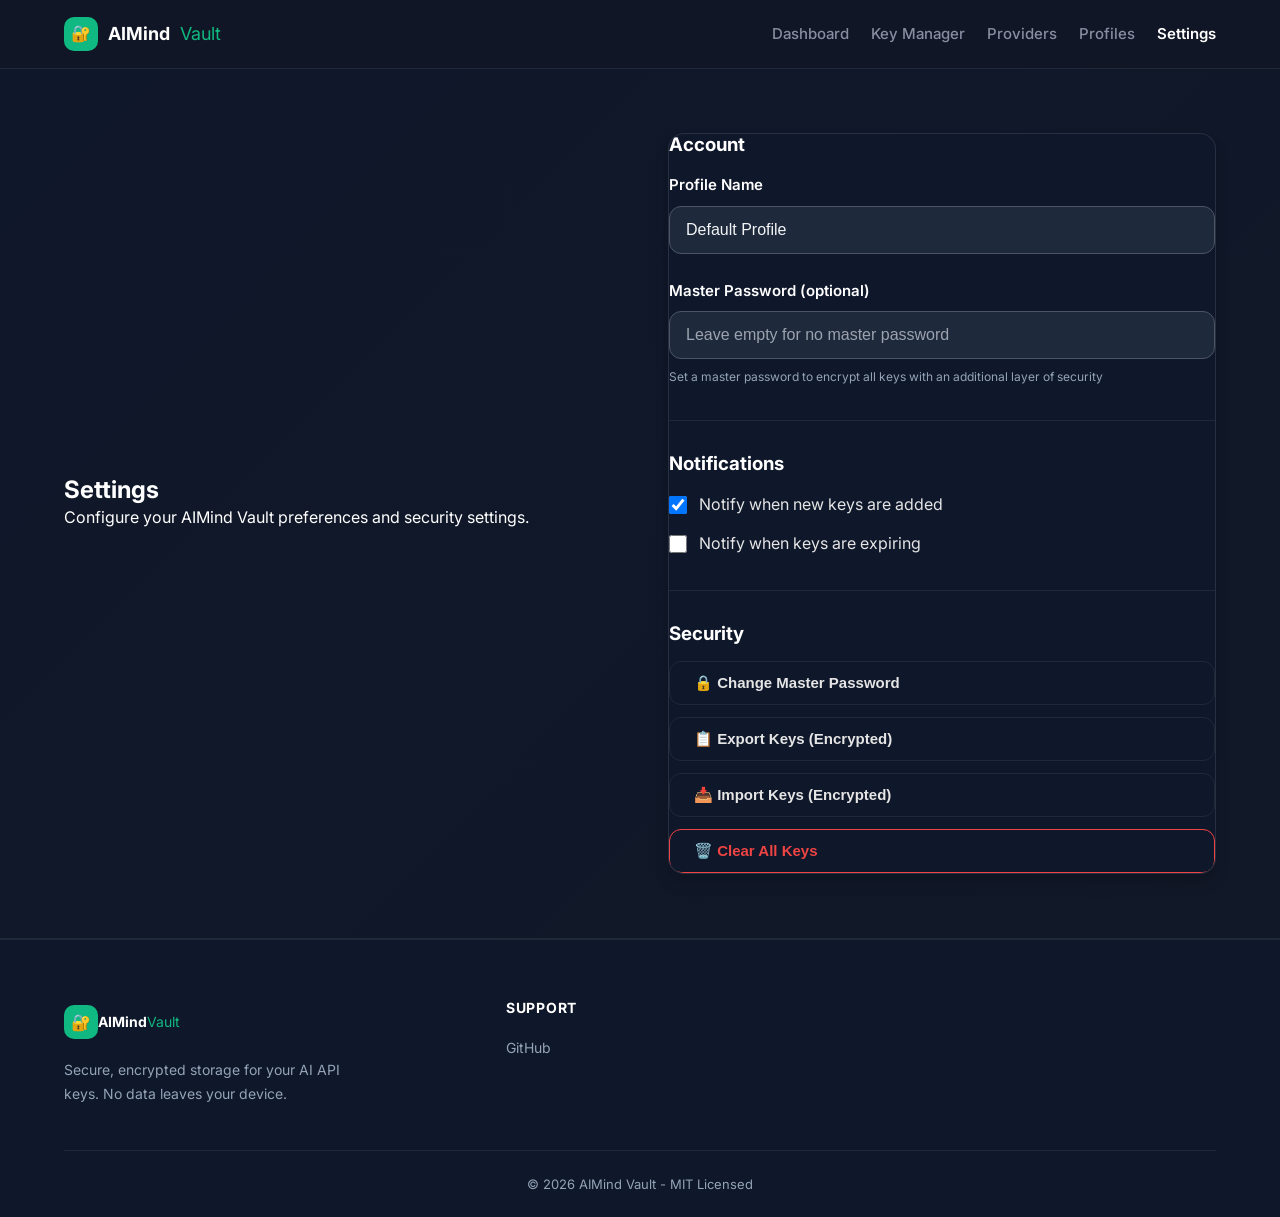
<file: settings.html>
<!DOCTYPE html>
<html lang="en">
<head>
  <meta charset="UTF-8">
  <meta name="viewport" content="width=device-width, initial-scale=1.0">
  <title>Settings - AIMind Vault</title>
  <meta name="description" content="Configure your AIMind Vault settings">
  <link rel="preconnect" href="https://fonts.googleapis.com">
  <link rel="preconnect" href="https://fonts.gstatic.com" crossorigin>
  <link href="https://fonts.googleapis.com/css2?family=Inter:wght@400;500;600;700;800&display=swap" rel="stylesheet">
  <link rel="stylesheet" href="assets/css/style.css">
  <link rel="icon" href="data:image/svg+xml,%3Csvg xmlns='http://www.w3.org/2000/svg' viewBox='0 0 100 100'%3E%3Ctext y='0.8em' font-size='90'%3E🔐%3C/text%3E%3C/svg%3E">
</head>
<body>
  <header class="site-header">
    <div class="wrap header-inner">
      <a class="logo" href="index.html"><span class="logo-mark">🔐</span><span class="logo-text">AIMind</span><span class="logo-text2">Vault</span></a>
      <nav class="nav" aria-label="Main">
        <a href="index.html">Dashboard</a>
        <a href="key-manager.html">Key Manager</a>
        <a href="providers.html">Providers</a>
        <a href="profile.html">Profiles</a>
        <a href="settings.html" class="active">Settings</a>
      </nav>
      <button class="nav-toggle" aria-label="Menu" aria-expanded="false"><span></span><span></span><span></span></button>
    </div>
  </header>

  <main>
    <section class="t-hero" style="--acc:#10b981">
      <div class="wrap">
        <div class="t-hero-grid">
          <div class="t-hero-info">
            <h1>Settings</h1>
            <p class="t-hero-desc">Configure your AIMind Vault preferences and security settings.</p>
          </div>
          <div class="t-hero-card">
            <div class="form-section">

              <h3 style="margin-bottom:16px;color:#fff">Account</h3>

              <div class="form-group">
                <label for="profile-name">Profile Name</label>
                <input type="text" id="profile-name" value="Default Profile" placeholder="My AI Keys">
              </div>

              <div class="form-group">
                <label for="master-password">Master Password (optional)</label>
                <input type="password" id="master-password" placeholder="Leave empty for no master password">
                <p style="color:#94a3b8;font-size:12px;margin-top:8px">Set a master password to encrypt all keys with an additional layer of security</p>
              </div>

              <hr style="border:none;border-top:1px solid var(--line);margin:32px 0">

              <h3 style="margin-bottom:16px;color:#fff">Notifications</h3>

              <div style="display:flex;flex-direction:column;gap:12px;">
                <label style="display:flex;align-items:center;gap:12px;color:#e5e5e5">
                  <input type="checkbox" checked id="notify-new-key" style="width:18px;height:18px">
                  <span>Notify when new keys are added</span>
                </label>
                <label style="display:flex;align-items:center;gap:12px;color:#e5e5e5">
                  <input type="checkbox" id="notify-expiring" style="width:18px;height:18px">
                  <span>Notify when keys are expiring</span>
                </label>
              </div>

              <hr style="border:none;border-top:1px solid var(--line);margin:32px 0">

              <h3 style="margin-bottom:16px;color:#fff">Security</h3>

              <div style="display:flex;flex-direction:column;gap:12px;">
                <button class="btn btn-outline" style="justify-content:flex-start">🔒 Change Master Password</button>
                <button class="btn btn-outline" style="justify-content:flex-start">📋 Export Keys (Encrypted)</button>
                <button class="btn btn-outline" style="justify-content:flex-start">📥 Import Keys (Encrypted)</button>
                <button class="btn btn-outline" style="justify-content:flex-start;color:#ef4444;border-color:#ef4444" onclick="alert('Are you sure?'); return false;">🗑️ Clear All Keys</button>
              </div>

            </div>
          </div>
        </div>
      </div>
    </section>
  </main>

  <footer class="site-footer">
    <div class="wrap">
      <div class="footer-grid">
        <div class="footer-brand">
          <a class="logo" href="index.html"><span class="logo-mark">🔐</span><span class="logo-text">AIMind</span><span class="logo-text2">Vault</span></a>
          <p>Secure, encrypted storage for your AI API keys. No data leaves your device.</p>
        </div>
        <div>
          <h3>Support</h3>
          <a href="https://github.com/mohsen-niksirat/AIMind-Vault" target="_blank">GitHub</a>
        </div>
      </div>
      <div class="footer-bottom">
        <p>© <span data-year></span> AIMind Vault - MIT Licensed</p>
      </div>
    </div>
  </footer>

  <script src="assets/js/vault.js"></script>
</body>
</html>
</file>
<file: assets/css/style.css>
:root{
  --bg:#0a0a0a; --surface:#111827; --ink:#e5e5e5; --muted:#888ea1; --line:#1f2937;
  --brand:#10b981; --brand-2:#059669; --brand-ink:#047857;
  --radius:12px; --shadow:0 4px 6px rgba(0,0,0,.1),0 2px 4px rgba(0,0,0,.06);
  --shadow-lg:0 10px 15px rgba(0,0,0,.1),0 4px 6px rgba(0,0,0,.05);
  --font-body:'Inter',system-ui,-apple-system,Segoe UI,Roboto,sans-serif;
  --font-display:'Inter',system-ui,-apple-system,Segoe UI,Roboto,sans-serif;
}
*{box-sizing:border-box;margin:0;padding:0}
html{scroll-behavior:smooth}
body{font-family:var(--font-body);background:var(--bg);color:var(--ink);line-height:1.7;-webkit-font-smoothing:antialiased}
a{color:inherit;text-decoration:none}
img{max-width:100%;display:block}
.wrap{max-width:1200px;margin:0 auto;padding:0 24px}
.sr-only{position:absolute;width:1px;height:1px;overflow:hidden;clip:rect(0 0 0 0);white-space:nowrap}
h1,h2,h3,h4{font-family:var(--font-display);line-height:1.2}
.grad{background:linear-gradient(120deg,var(--brand),var(--brand-2));-webkit-background-clip:text;background-clip:text;color:transparent}

/* header */
.site-header{position:sticky;top:0;z-index:50;background:rgba(17,24,39,.95);backdrop-filter:blur(10px);border-bottom:1px solid var(--line)}
.header-inner{display:flex;align-items:center;gap:28px;height:68px}
.logo{display:flex;align-items:center;gap:10px;font-weight:700;font-family:var(--font-display);font-size:18px;color:#fff}
.logo-mark{display:inline-grid;place-items:center;width:34px;height:34px;border-radius:10px;background:var(--brand);color:#fff;font-size:16px;font-weight:700}
.logo-text{color:#fff}
.logo-text2{font-weight:400;color:var(--brand)}
.nav{display:flex;gap:22px;margin-left:auto;font-weight:500;font-size:15px;color:var(--muted)}
.nav a:hover{color:#fff}
.nav a.active{color:#fff;font-weight:600}
.header-cta{opacity:0;transition:.3s}
.btn{display:inline-flex;align-items:center;justify-content:center;gap:8px;font-weight:600;font-size:15px;padding:12px 24px;border-radius:12px;border:1px solid transparent;cursor:pointer;transition:.22s;white-space:nowrap}
.btn-primary{background:var(--brand);color:#fff;border-color:var(--brand)}
.btn-primary:hover{background:var(--brand-2);transform:translateY(-2px)}
.btn-ghost{background:rgba(255,255,255,.05);border-color:var(--line);color:var(--ink)}
.btn-ghost:hover{background:rgba(255,255,255,.1);border-color:var(--brand)}
.btn-sm{padding:8px 16px;font-size:14px}
.btn-outline{background:transparent;border-color:var(--line);color:var(--ink)}
.btn-outline:hover{background:var(--surface);border-color:var(--line)}
.btn-block{width:100%}
.nav-toggle{display:none;background:none;border:0;flex-direction:column;gap:5px;padding:8px;cursor:pointer}
.nav-toggle span{width:22px;height:2px;background:var(--ink);border-radius:2px;transition:.25s}
.nav-toggle[aria-expanded="true"] span:nth-child(1){transform:translateY(7px) rotate(45deg)}
.nav-toggle[aria-expanded="true"] span:nth-child(2){opacity:0}
.nav-toggle[aria-expanded="true"] span:nth-child(3){transform:translateY(-7px) rotate(-45deg)}

/* hero */
.t-hero{background:linear-gradient(135deg,#0f172a,#111827);color:#fff;padding:64px 0;border-bottom:1px solid var(--line)}
.hero-kicker{font-size:14px;font-weight:600;letter-spacing:.08em;text-transform:uppercase;color:var(--brand);margin-bottom:16px}
.hero h1{font-size:clamp(28px,4vw,42px);max-width:700px;margin-bottom:20px}
.hero-sub{color:#cbd5e1;font-size:18px;max-width:600px;margin-bottom:30px}
.hero-actions{display:flex;gap:14px;margin-top:28px;flex-wrap:wrap}
.t-hero-grid{display:grid;grid-template-columns:1fr 1fr;gap:56px;align-items:center}
.t-hero-card{background:#0f172a;border:1px solid rgba(255,255,255,.1);border-radius:16px;box-shadow:var(--shadow-lg);overflow:hidden}
.mock-browser{display:flex;gap:6px;padding:12px 14px;background:rgba(255,255,255,.05);border-bottom:1px solid rgba(255,255,255,.1)}
.mock-browser span{width:10px;height:10px;border-radius:50%;background:rgba(255,255,255,.25)}
.hero-shot{width:100%;height:auto;object-fit:cover;border-radius:12px}

/* sections */
.section-head{margin:64px 0 16px}
.section-head h2{font-size:clamp(24px,3vw,36px);color:#fff;margin-bottom:12px}
.section-head p{color:#94a3b8;max-width:700px}

/* KPI Grid */
.kpi-grid{display:grid;grid-template-columns:repeat(auto-fit,minmax(240px,1fr));gap:24px;margin-top:24px}
.kpi-card{background:var(--surface);border:1px solid var(--line);border-radius:var(--radius);padding:24px;box-shadow:var(--shadow);transition:.2s}
.kpi-card:hover{transform:translateY(-4px);box-shadow:var(--shadow-lg)}
.kpi-header{display:flex;justify-content:space-between;align-items:center}
.kpi-label{color:#94a3b8;font-size:14px}
.kpi-value{font-family:var(--font-display);font-size:28px;font-weight:700;color:#fff}
.kpi-value.success{color:var(--brand)}

/* Key Table */
.table-scroll{overflow-x:auto;margin-top:20px;background:var(--surface);border:1px solid var(--line);border-radius:var(--radius);box-shadow:var(--shadow)}
.key-table{width:100%;border-collapse:collapse;min-width:600px}
.key-table th,.key-table td{padding:16px 20px;text-align:left;border-bottom:1px solid var(--line);font-size:15px}
.key-table th{background:#1e293b;font-weight:600;color:#94a3b8;text-transform:uppercase;letter-spacing:.04em}
.key-table tr:last-child td{border-bottom:0}
.key-table td{color:#e5e5e5}
.provider-icon{width:24px;height:24px;border-radius:50%;margin-right:12px;vertical-align:middle}

/* Status badges */
.status{display:inline-block;padding:6px 14px;border-radius:999px;font-size:13px;font-weight:600}
.status-active{background:rgba(16,185,129,.15);color:var(--brand);border:1px solid var(--brand)}
.status-restricted{background:rgba(239,68,68,.15);color:#ef4444;border:1px solid #ef4444}

/* Key Manager Form */
.form-section{max-width:800px;margin:0 auto}
.form-group{margin-bottom:24px}
.form-group label{display:block;font-weight:600;margin-bottom:8px;color:#fff;font-size:15px}
.form-group input,.form-group select,.form-group textarea{
  width:100%;padding:14px 16px;border-radius:12px;
  border:1px solid #4b5563;             /* visible border, not the near-invisible --line */
  background:#1e293b;                    /* distinctly lighter than the #0f172a card behind it */
  color:#f3f4f6;                         /* high contrast text */
  font-size:16px;transition:border-color .15s,box-shadow .15s;
}
.form-group input::placeholder{color:#9ca3af}
.form-group input:focus,.form-group select:focus,.form-group textarea:focus{
  outline:none;border-color:var(--brand);
  box-shadow:0 0 0 3px rgba(16,185,129,.25);   /* focus ring instead of a white flash */
  background:#1e293b;                    /* stays dark — text stays visible */
}
/* checkbox + radio keep native look but readable */
.form-group input[type="checkbox"],.form-group input[type="radio"]{width:auto;accent-color:var(--brand)}
.btn-secondary{background:transparent;border-color:var(--line);color:var(--ink)}
.btn-secondary:hover{background:var(--surface);border-color:var(--line)}

/* Footer */
.site-footer{background:#0f172a;color:#94a3b8;padding:60px 0 0;margin-top:0;border-top:1px solid var(--line)}
.footer-grid{display:grid;grid-template-columns:1.2fr 1fr 1fr;gap:40px;padding-bottom:44px}
.footer-brand .logo{color:#fff;margin-bottom:14px}
.footer-brand p{font-size:14px;max-width:300px;color:#94a3b8}
.site-footer h3{color:#fff;font-size:14px;margin-bottom:14px;text-transform:uppercase;letter-spacing:.05em}
.site-footer a{display:block;font-size:14px;padding:5px 0;color:#94a3b8}
.site-footer a:hover{color:#fff}
.footer-bottom{border-top:1px solid #1f2937;padding:22px 0;text-align:center;font-size:13px}

/* Mobile */
@media(max-width:900px){
  .nav{display:none}
  .nav.open{display:flex;flex-direction:column;position:absolute;top:68px;left:0;right:0;background:#111827;border-bottom:1px solid var(--line);padding:18px 24px;gap:16px;box-shadow:var(--shadow-lg)}
  .nav-toggle{display:flex}
  .header-cta{opacity:1}
  .t-hero-grid{grid-template-columns:1fr}
  .two-col{grid-template-columns:1fr}
  .side-card{position:static}
  .footer-grid{grid-template-columns:1fr 1fr}
  .hero-stats{gap:24px}
}
@media(max-width:560px){
  .footer-grid{grid-template-columns:1fr}
  .t-grid{grid-template-columns:1fr}
}
</file>
